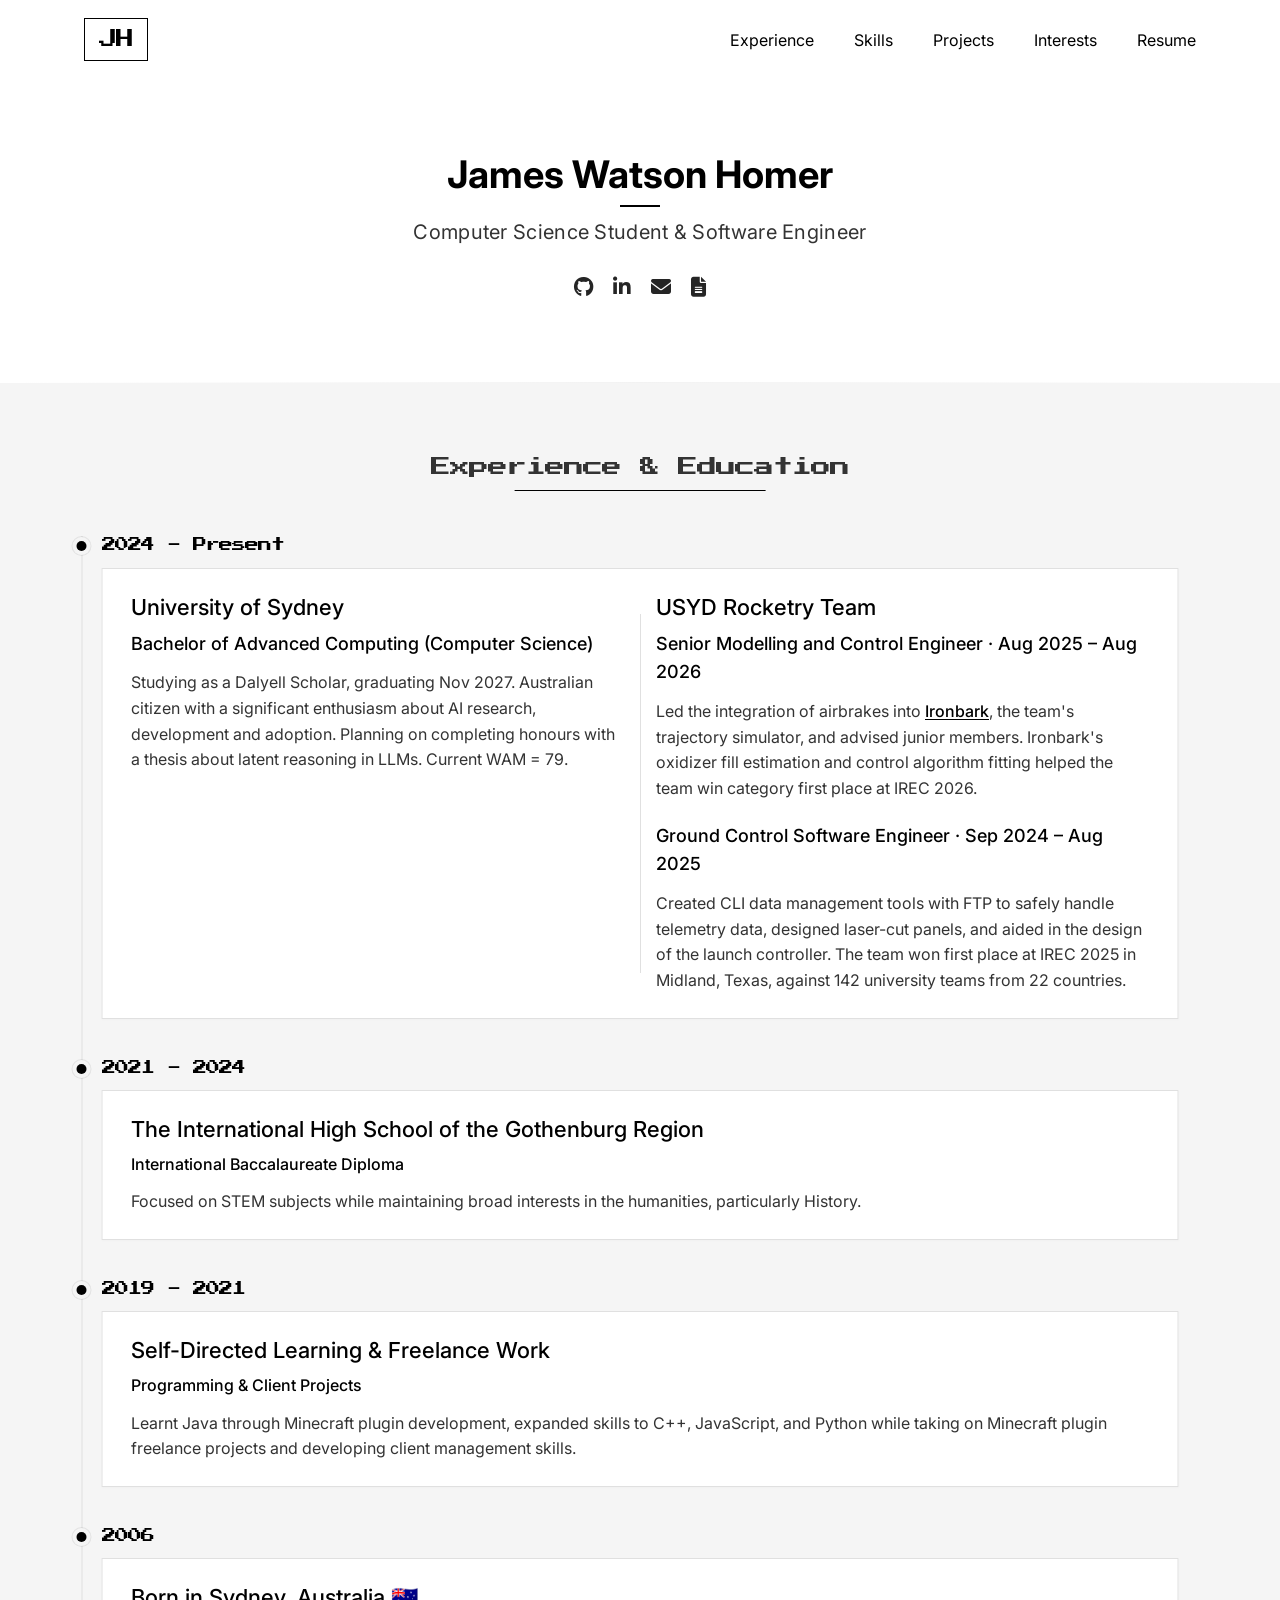
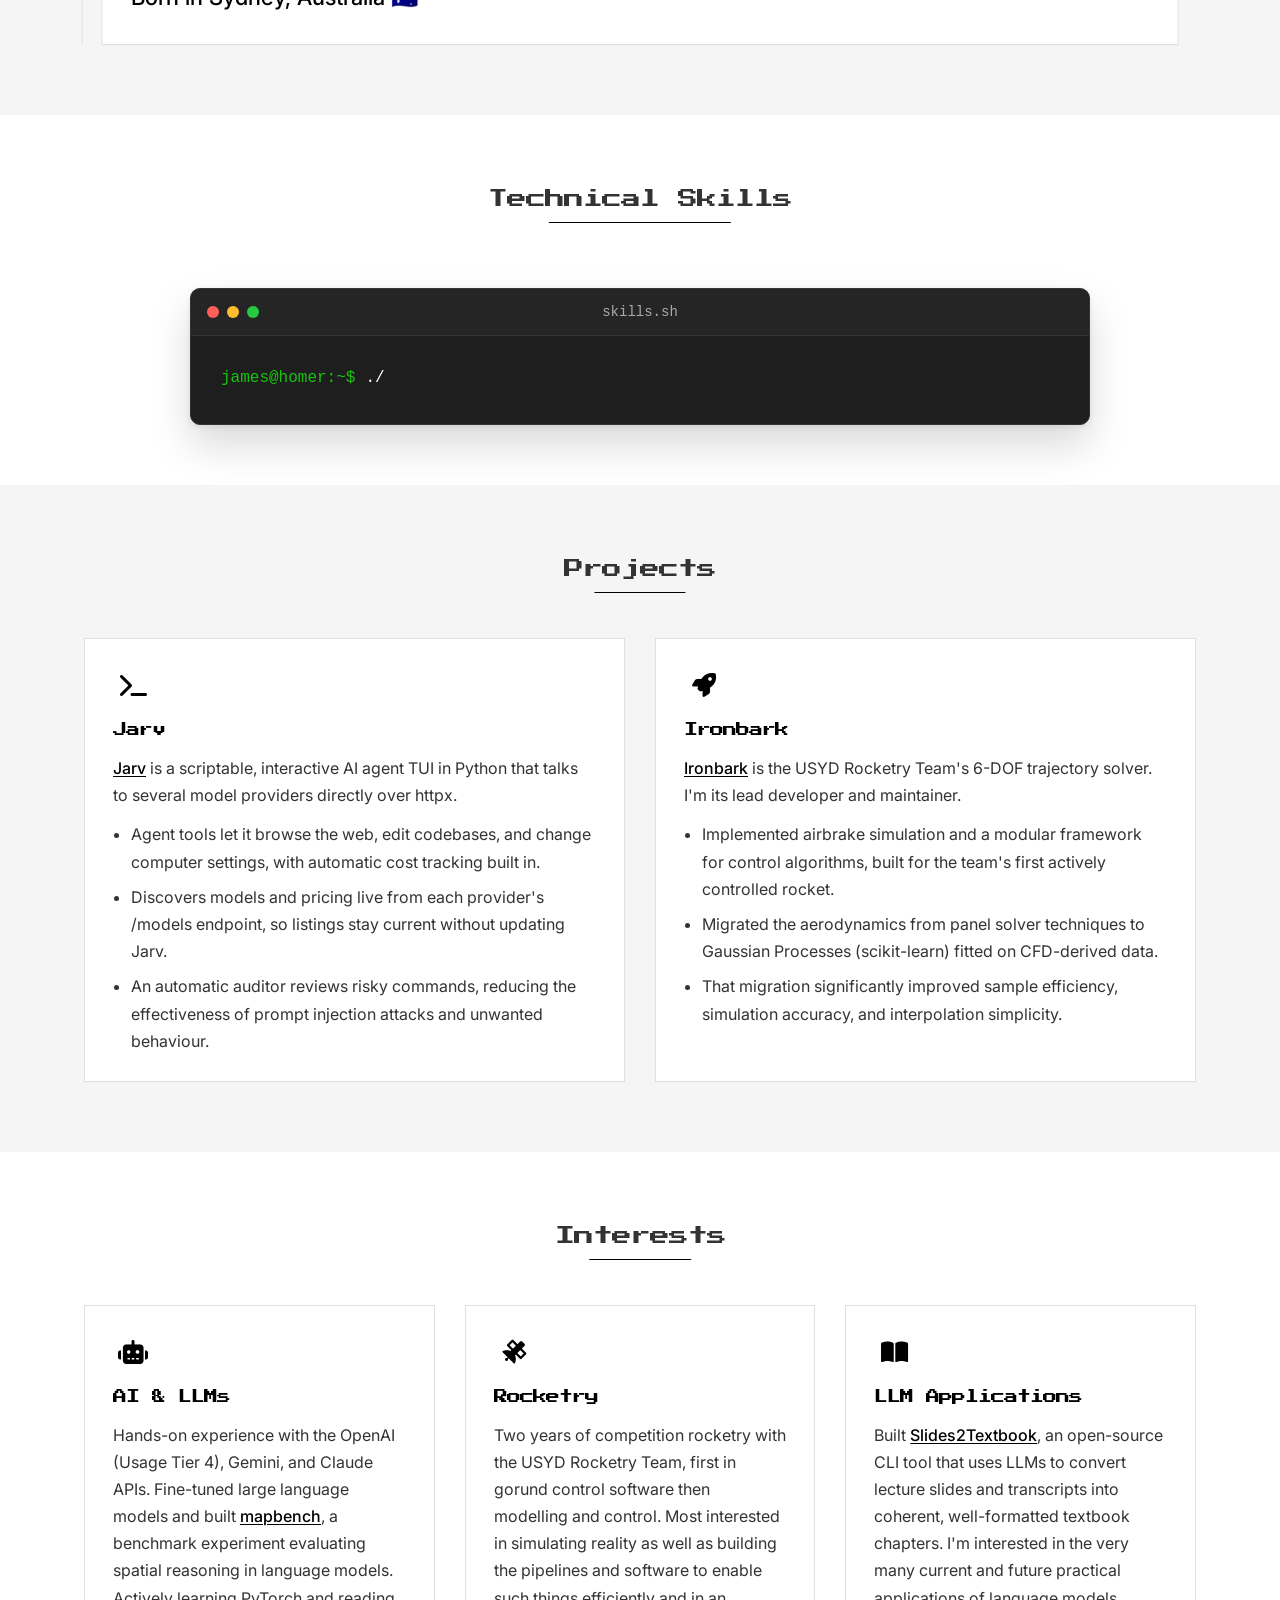
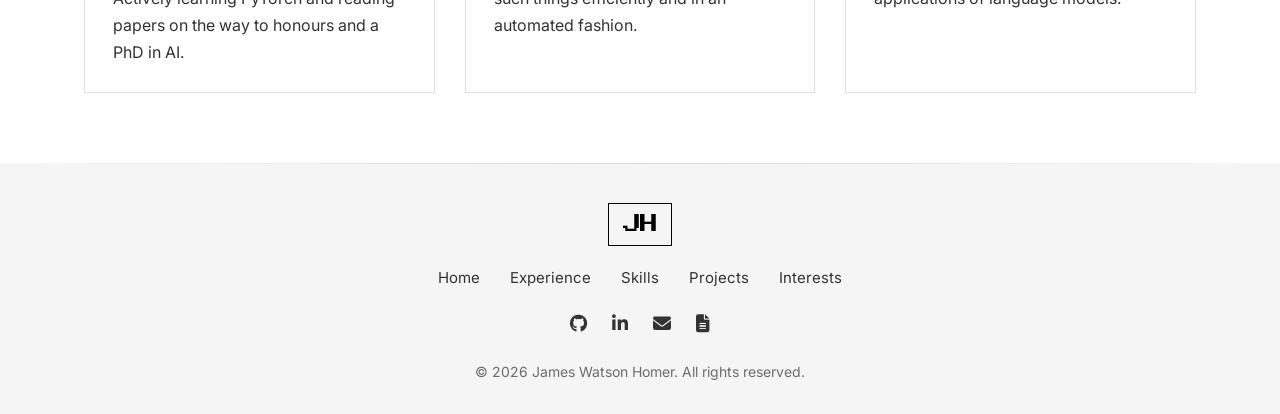
<file: index.html>
<!DOCTYPE html>
<html lang="en">
<head>
    <meta charset="UTF-8">
    <meta name="viewport" content="width=device-width, initial-scale=1.0">
    <meta name="description" content="James Watson Homer — Computer Science student at the University of Sydney and former Senior Modelling and Control Engineer with the USYD Rocketry Team. Aiming for honours and a PhD in AI. Building with Python, PyTorch, and scikit-learn.">
    <meta name="keywords" content="James Watson Homer, Software Engineer, AI, AI Research, LLMs, Rocketry, Python, PyTorch, scikit-learn, Gaussian Processes, Jarv, Ironbark, Computer Science, University of Sydney, Trajectory Simulation, Machine Learning">
    <link rel="stylesheet" href="assets/css/styles.css">
    <link rel="stylesheet" href="assets/css/terminal.css">
    <link rel="stylesheet" href="https://cdnjs.cloudflare.com/ajax/libs/font-awesome/6.4.0/css/all.min.css" integrity="sha512-iecdLmaskl7CVkqkXNQ/ZH/XLlvWZOJyj7Yy7tcenmpD1ypASozpmT/E0iPtmFIB46ZmdtAc9eNBvH0H/ZpiBw==" crossorigin="anonymous" referrerpolicy="no-referrer">
    <link href="https://fonts.googleapis.com/css2?family=Inter:wght@300;400;500;600;700&family=Press+Start+2P&display=swap" rel="stylesheet">
    <title>James Homer | Computer Science Student & Software Engineer</title>
    <link rel="icon" type="image/x-icon" href="favicon.ico">
</head>
<body>
    <nav class="navbar">
        <div class="container">
            <a href="#home" class="logo pixel-font">JH</a>
            <ul class="nav-links">
                <li><a href="#experience">Experience</a></li>
                <li><a href="#skills">Skills</a></li>
                <li><a href="#projects">Projects</a></li>
                <li><a href="#interests">Interests</a></li>
                <li><a href="assets/resume.pdf" target="_blank" rel="noopener noreferrer">Resume</a></li>
            </ul>
            <button class="menu-toggle" aria-label="Toggle navigation" aria-expanded="false">
                <span></span>
                <span></span>
                <span></span>
            </button>
        </div>
    </nav>

    <main>
    <section class="hero" id="home">
        <div class="container">
            <div class="hero-content">
                <h1 class="name-title">James Watson Homer</h1>
                <h2 class="role-title">Computer Science Student & Software Engineer</h2>
                <!-- <p class="tagline">Former Senior Modelling and Control Engineer with the USYD Rocketry Team.</p> -->

                <div class="social-links">
                    <a href="https://github.com/JamesWHomer" target="_blank" rel="noopener noreferrer" aria-label="GitHub"><i class="fa-brands fa-github"></i></a>
                    <a href="https://www.linkedin.com/in/jameswatsonhomer/" target="_blank" rel="noopener noreferrer" aria-label="LinkedIn"><i class="fa-brands fa-linkedin-in"></i></a>
                    <a href="mailto:jameswatsonhomer@gmail.com" aria-label="Email"><i class="fa-solid fa-envelope"></i></a>
                    <a href="assets/resume.pdf" target="_blank" rel="noopener noreferrer" aria-label="Resume (PDF)"><i class="fa-solid fa-file-lines"></i></a>
                </div>
            </div>
        </div>
    </section>

    <section id="experience" class="experience">
        <div class="container">
            <h2 class="section-title pixel-font">Experience & Education</h2>
            <div class="timeline">
                <div class="timeline-item fade-in">
                    <div class="timeline-dot"></div>
                    <div class="timeline-date pixel-font">2024 - Present</div>
                    <div class="timeline-content split-content">
                        <div class="timeline-split-item">
                            <h3>University of Sydney</h3>
                            <p class="timeline-position">Bachelor of Advanced Computing (Computer Science)</p>
                            <p>Studying as a Dalyell Scholar, graduating Nov 2027. Australian citizen with a significant enthusiasm about AI research, development and adoption. Planning on completing honours with a thesis about latent reasoning in LLMs. Current WAM = 79.</p>
                        </div>
                        <div class="timeline-split-item">
                            <h3>USYD Rocketry Team</h3>
                            <p class="timeline-position">Senior Modelling and Control Engineer · Aug 2025 – Aug 2026</p>
                            <p>Led the integration of airbrakes into <a href="https://rocketry-eng.sydney.edu.au/ironbark/" target="_blank" rel="noopener noreferrer">Ironbark</a>, the team's trajectory simulator, and advised junior members. Ironbark's oxidizer fill estimation and control algorithm fitting helped the team win category first place at IREC 2026.</p>
                            <p class="timeline-position">Ground Control Software Engineer · Sep 2024 – Aug 2025</p>
                            <p>Created CLI data management tools with FTP to safely handle telemetry data, designed laser-cut panels, and aided in the design of the launch controller. The team won first place at IREC 2025 in Midland, Texas, against 142 university teams from 22 countries.</p>
                        </div>
                    </div>
                </div>

                <div class="timeline-item fade-in">
                    <div class="timeline-dot"></div>
                    <div class="timeline-date pixel-font">2021 - 2024</div>
                    <div class="timeline-content">
                        <h3>The International High School of the Gothenburg Region</h3>
                        <p class="timeline-position">International Baccalaureate Diploma</p>
                        <p>Focused on STEM subjects while maintaining broad interests in the humanities, particularly History.</p>
                    </div>
                </div>

                <div class="timeline-item fade-in">
                    <div class="timeline-dot"></div>
                    <div class="timeline-date pixel-font">2019 - 2021</div>
                    <div class="timeline-content">
                        <h3>Self-Directed Learning & Freelance Work</h3>
                        <p class="timeline-position">Programming & Client Projects</p>
                        <p>Learnt Java through Minecraft plugin development, expanded skills to C++, JavaScript, and Python while taking on Minecraft plugin freelance projects and developing client management skills.</p>
                    </div>
                </div>

                <div class="timeline-item fade-in">
                    <div class="timeline-dot"></div>
                    <div class="timeline-date pixel-font">2006</div>
                    <div class="timeline-content">
                        <h3>Born in Sydney, Australia 🇦🇺</h3>
                    </div>
                </div>
            </div>
        </div>
    </section>

    <section id="skills" class="skills">
        <div class="container">
            <h2 class="section-title pixel-font">Technical Skills</h2>
            
            <div class="terminal fade-in">
                <div class="terminal-header">
                    <div class="terminal-controls">
                        <span class="control"></span>
                        <span class="control"></span>
                        <span class="control"></span>
                    </div>
                    <div class="terminal-title">skills.sh</div>
                </div>
                
                <div class="terminal-body intro-playing">
                    <div id="intro-command" class="command-line" style="display:none">
                        <span class="prompt">james@homer:~$</span> 
                        <span class="command"></span>
                    </div>
                    
                    <div id="intro-output" class="output-analysis" style="display:none">
                        <div class="tech-stack-line">
                            <div class="tech-stack-label">Languages:</div>
                            <div class="tech-stack-items">
                                <span class="tech-item system">Python</span>
                                <span class="tech-item system">Java</span>
                                <span class="tech-item system">C</span>
                                <span class="tech-item system">R</span>
                                <span class="tech-item system">SQL</span>
                                <span class="tech-item system">Bash</span>
                            </div>
                        </div>
                        <div class="tech-stack-line">
                            <div class="tech-stack-label">Frameworks & Tools:</div>
                            <div class="tech-stack-items">
                                <span class="tech-item data">PyTorch</span>
                                <span class="tech-item data">scikit-learn</span>
                                <span class="tech-item data">NumPy</span>
                                <span class="tech-item data">Docker</span>
                                <span class="tech-item data">Git</span>
                                <span class="tech-item data">CI/CD</span>
                                <span class="tech-item data">Agile/Scrum</span>
                            </div>
                        </div>
                    </div>
                    
                    <div id="command-history"></div>
                    
                    <div class="interactive-line">
                        <span class="prompt">james@homer:~$</span>
                        <label for="terminal-input" class="sr-only">Terminal input</label>
                        <input type="text" id="terminal-input" class="interactive-input" spellcheck="false" autocomplete="off">
                        <span class="blink"></span>
                    </div>
                    
                    <div class="terminal-commands">
                        Try commands: help, about, ls, cd [section]
                    </div>
                </div>
            </div>
        </div>
    </section>

    <section id="projects" class="projects">
        <div class="container">
            <h2 class="section-title pixel-font">Projects</h2>
            <div class="projects-container">
                <div class="interest-card project-card fade-in">
                    <div class="interest-icon">
                        <i class="fas fa-terminal"></i>
                    </div>
                    <h3 class="pixel-font">Jarv</h3>
                    <p><a href="https://github.com/JamesWHomer/jarv" target="_blank" rel="noopener noreferrer">Jarv</a> is a scriptable, interactive AI agent TUI in Python that talks to several model providers directly over httpx.</p>
                    <ul>
                        <li>Agent tools let it browse the web, edit codebases, and change computer settings, with automatic cost tracking built in.</li>
                        <li>Discovers models and pricing live from each provider's /models endpoint, so listings stay current without updating Jarv.</li>
                        <li>An automatic auditor reviews risky commands, reducing the effectiveness of prompt injection attacks and unwanted behaviour.</li>
                    </ul>
                </div>

                <div class="interest-card project-card fade-in">
                    <div class="interest-icon">
                        <i class="fas fa-rocket"></i>
                    </div>
                    <h3 class="pixel-font">Ironbark</h3>
                    <p><a href="https://rocketry-eng.sydney.edu.au/ironbark/" target="_blank" rel="noopener noreferrer">Ironbark</a> is the USYD Rocketry Team's 6-DOF trajectory solver. I'm its lead developer and maintainer.</p>
                    <ul>
                        <li>Implemented airbrake simulation and a modular framework for control algorithms, built for the team's first actively controlled rocket.</li>
                        <li>Migrated the aerodynamics from panel solver techniques to Gaussian Processes (scikit-learn) fitted on CFD-derived data.</li>
                        <li>That migration significantly improved sample efficiency, simulation accuracy, and interpolation simplicity.</li>
                    </ul>
                </div>
            </div>
        </div>
    </section>

    <section id="interests" class="interests">
        <div class="container">
            <h2 class="section-title pixel-font">Interests</h2>
            <div class="interests-container">
                <div class="interest-card fade-in">
                    <div class="interest-icon">
                        <i class="fas fa-robot"></i>
                    </div>
                    <h3 class="pixel-font">AI & LLMs</h3>
                    <p>Hands-on experience with the OpenAI (Usage Tier 4), Gemini, and Claude APIs. Fine-tuned large language models and built <a href="https://github.com/JamesWHomer/mapbench" target="_blank" rel="noopener noreferrer">mapbench</a>, a benchmark experiment evaluating spatial reasoning in language models. Actively learning PyTorch and reading papers on the way to honours and a PhD in AI.</p>
                </div>
                
                <div class="interest-card fade-in">
                    <div class="interest-icon">
                        <i class="fas fa-satellite"></i>
                    </div>
                    <h3 class="pixel-font">Rocketry</h3>
                    <p>Two years of competition rocketry with the USYD Rocketry Team, first in gorund control software then modelling and control. Most interested in simulating reality as well as building the pipelines and software to enable such things efficiently and in an automated fashion.</p>
                </div>
                
                <div class="interest-card fade-in">
                    <div class="interest-icon">
                        <i class="fas fa-book-open"></i>
                    </div>
                    <h3 class="pixel-font">LLM Applications</h3>
                    <p>Built <a href="https://github.com/JamesWHomer/Slides2Textbook" target="_blank" rel="noopener noreferrer">Slides2Textbook</a>, an open-source CLI tool that uses LLMs to convert lecture slides and transcripts into coherent, well-formatted textbook chapters. I'm interested in the very many current and future practical applications of language models.</p>
                </div>
            </div>
        </div>
    </section>
    </main>

    <footer class="footer">
        <div class="container">
            <div class="footer-content">
                <div class="footer-logo">
                    <a href="#home" class="logo pixel-font">JH</a>
                </div>
                <div class="footer-links">
                    <a href="#home">Home</a>
                    <a href="#experience">Experience</a>
                    <a href="#skills">Skills</a>
                    <a href="#projects">Projects</a>
                    <a href="#interests">Interests</a>
                </div>
                <div class="footer-social">
                    <a href="https://github.com/JamesWHomer" target="_blank" rel="noopener noreferrer" aria-label="GitHub"><i class="fa-brands fa-github"></i></a>
                    <a href="https://www.linkedin.com/in/jameswatsonhomer/" target="_blank" rel="noopener noreferrer" aria-label="LinkedIn"><i class="fa-brands fa-linkedin-in"></i></a>
                    <a href="mailto:jameswatsonhomer@gmail.com" aria-label="Email"><i class="fa-solid fa-envelope"></i></a>
                    <a href="assets/resume.pdf" target="_blank" rel="noopener noreferrer" aria-label="Resume (PDF)"><i class="fa-solid fa-file-lines"></i></a>
                </div>
                <div class="footer-copyright">
                    <p>© <span id="copyright-year"></span> James Watson Homer. All rights reserved.</p>
                </div>
            </div>
        </div>
    </footer>

    <!-- JavaScript Files -->
    <script src="assets/js/main.js"></script>
    <script src="assets/js/terminal.js"></script>
</body>
</html>
</file>
<file: assets/css/styles.css>
/* Base Styles and Reset */
:root {
    --primary-color: #000000;
    --primary-light: #333333;
    --dark-color: #000000;
    --light-color: #ffffff;
    --text-color: #333333;
    --border-color: #e0e0e0;
    --card-bg: #ffffff;
    --section-bg: #f5f5f5;
    --timeline-line: #e0e0e0;
    --timeline-dot: #000000;
    --navbar-bg: rgba(255, 255, 255, 0.9);
}

* {
    margin: 0;
    padding: 0;
    box-sizing: border-box;
}

::selection {
    background-color: #111111;
    color: #ffffff;
}

:focus-visible {
    outline: 2px solid var(--primary-color);
    outline-offset: 3px;
    border-radius: 2px;
}

html {
    scroll-behavior: smooth;
    font-size: 16px;
}

body {
    font-family: 'Inter', -apple-system, BlinkMacSystemFont, sans-serif;
    color: var(--text-color);
    line-height: 1.6;
    background-color: var(--light-color);
    overflow-x: hidden;
    font-size: 1.1rem;
    scrollbar-width: thin;
    scrollbar-color: #cccccc #f5f5f5;
}

body::-webkit-scrollbar {
    width: 6px;
}

body::-webkit-scrollbar-track {
    background: #f5f5f5;
}

body::-webkit-scrollbar-thumb {
    background-color: #cccccc;
    border-radius: 3px;
}

.container {
    width: 90%;
    max-width: 1200px;
    margin: 0 auto;
    padding: 0 20px;
}

a {
    text-decoration: none;
    color: var(--primary-color);
    transition: all 0.3s ease;
}

a:hover {
    color: var(--primary-light);
}

h1, h2, h3, h4 {
    font-family: 'Inter', sans-serif;
    font-weight: 500;
    line-height: 1.3;
}

.pixel-font {
    font-family: 'Press Start 2P', cursive;
    font-size: 14px;
    letter-spacing: -1px;
    line-height: 1.4;
}

img {
    max-width: 100%;
}

.sr-only {
    position: absolute;
    width: 1px;
    height: 1px;
    padding: 0;
    margin: -1px;
    overflow: hidden;
    clip: rect(0, 0, 0, 0);
    white-space: nowrap;
    border: 0;
}

/* Navbar */
.navbar {
    position: fixed;
    top: 0;
    left: 0;
    right: 0;
    background-color: var(--navbar-bg);
    backdrop-filter: blur(10px);
    z-index: 1000;
    padding: 18px 0;
    transition: box-shadow 0.3s ease, border-color 0.3s ease;
    border-bottom: 1px solid transparent;
}

.navbar.scrolled {
    border-bottom-color: rgba(0, 0, 0, 0.06);
    box-shadow: 0 4px 20px rgba(0, 0, 0, 0.04);
}

.navbar .container {
    display: flex;
    justify-content: space-between;
    align-items: center;
}

.logo {
    display: inline-block;
    font-size: 18px;
    color: var(--primary-color);
    padding: 8px 14px;
    border: 1px solid var(--primary-color);
    transition: transform 0.3s ease, background-color 0.3s ease, color 0.3s ease;
    text-decoration: none;
}

.logo:hover {
    transform: translateY(-3px);
    background-color: var(--primary-color);
    color: var(--light-color);
}

.nav-links {
    display: flex;
    list-style: none;
}

.nav-links li {
    margin-left: 40px;
}

.nav-links a {
    font-family: 'Inter', sans-serif;
    font-weight: 400;
    font-size: 16px;
    color: var(--dark-color);
    position: relative;
}

.nav-links a:after {
    content: '';
    position: absolute;
    width: 0;
    height: 1px;
    bottom: -5px;
    left: 0;
    background-color: var(--primary-color);
    transition: width 0.3s;
}

.nav-links a:hover:after, .nav-links a.active:after {
    width: 100%;
}

/* Mobile Menu Toggle */
.menu-toggle {
    display: none;
    background: none;
    border: none;
    cursor: pointer;
    padding: 8px;
    z-index: 1001;
}

.menu-toggle span {
    display: block;
    width: 22px;
    height: 2px;
    background-color: var(--primary-color);
    transition: transform 0.3s ease, opacity 0.3s ease;
}

.menu-toggle span + span {
    margin-top: 5px;
}

.menu-toggle.active span:nth-child(1) {
    transform: translateY(7px) rotate(45deg);
}

.menu-toggle.active span:nth-child(2) {
    opacity: 0;
}

.menu-toggle.active span:nth-child(3) {
    transform: translateY(-7px) rotate(-45deg);
}

/* Hero Section - Centered Design */
.hero {
    padding: 150px 0 80px;
    background-color: var(--light-color);
    display: flex;
    align-items: center;
    position: relative;
    text-align: center;
}

.hero::after {
    content: '';
    position: absolute;
    bottom: 0;
    left: 0;
    width: 100%;
    height: 1px;
    background: linear-gradient(to right, transparent, rgba(0,0,0,0.05), transparent);
}

.hero-content {
    max-width: 800px;
    margin: 0 auto;
}

.name-title {
    font-size: 38px;
    font-weight: 700;
    color: var(--dark-color);
    margin-bottom: 12px;
    position: relative;
    padding-bottom: 8px;
    display: inline-block;
}

.name-title::after {
    content: '';
    position: absolute;
    width: 40px;
    height: 2px;
    background-color: var(--dark-color);
    left: 50%;
    transform: translateX(-50%);
    bottom: 0;
}

.role-title {
    font-size: 20px;
    font-weight: 400;
    color: var(--text-color);
    margin-bottom: 26px;
    letter-spacing: 0.3px;
}

.tagline {
    font-size: 18px;
    font-style: italic;
    color: var(--text-color);
    margin-bottom: 30px;
    max-width: 550px;
    line-height: 1.6;
    opacity: 0.85;
    margin-left: auto;
    margin-right: auto;
}

.social-links {
    display: flex;
    gap: 20px;
    justify-content: center;
}

.social-links a {
    color: var(--dark-color);
    font-size: 20px;
    transition: color 0.2s ease, transform 0.2s ease, opacity 0.2s ease;
    opacity: 0.85;
}

.social-links a:hover {
    color: var(--primary-color);
    transform: translateY(-3px);
    opacity: 1;
}

/* Fade-in Animation */
.fade-in {
    opacity: 0;
    transform: translateY(20px);
    transition: opacity 0.6s ease-out, transform 0.6s ease-out;
}

.fade-in.visible {
    opacity: 1;
    transform: translateY(0);
}

/* Section Styles */
section, .hero {
    scroll-margin-top: 80px;
}

section {
    padding: 70px 0;
    --current-bg: var(--light-color);
}

section:nth-child(even) {
    background-color: var(--section-bg);
    --current-bg: var(--section-bg);
}

.section-title {
    text-align: center;
    font-size: 20px;
    margin-bottom: 45px;
    position: relative;
    display: inline-block;
    left: 50%;
    transform: translateX(-50%);
    padding-bottom: 10px;
}

.section-title:after {
    content: '';
    position: absolute;
    width: 60%;
    height: 1px;
    background-color: var(--primary-color);
    bottom: 0;
    left: 50%;
    transform: translateX(-50%);
}

/* Experience Section */
.timeline {
    --line-offset: 15px;
    --content-gap: 20px;
    position: relative;
    padding-left: calc(var(--line-offset) + var(--content-gap));
    transform: translateX(calc(-0.5 * (var(--line-offset) + var(--content-gap))));
}

.timeline:before {
    content: '';
    position: absolute;
    left: var(--line-offset);
    top: 0;
    height: 100%;
    width: 1px;
    background-color: var(--timeline-line);
}

.timeline-item {
    position: relative;
    margin-bottom: 40px;
}

.timeline-item:last-child {
    margin-bottom: 0;
}

.timeline-dot {
    position: absolute;
    left: calc(-1 * var(--content-gap));
    top: 5px;
    width: 10px;
    height: 10px;
    border-radius: 50%;
    background-color: var(--timeline-dot);
    transform: translateX(-50%);
    box-shadow: 0 0 0 4px var(--current-bg, var(--light-color)), 0 0 0 5px rgba(0, 0, 0, 0.08);
}

.timeline-date {
    font-size: 14px;
    color: var(--primary-color);
    margin-bottom: 12px;
}

.timeline-content {
    background-color: var(--card-bg);
    padding: 24px 28px;
    border-radius: 0;
    border: 1px solid var(--border-color);
    box-shadow: 0 1px 2px rgba(0, 0, 0, 0.02);
    transition: transform 0.3s ease, box-shadow 0.3s ease, border-color 0.3s ease;
}

.timeline-content:hover {
    transform: translateY(-2px);
    box-shadow: 0 8px 24px rgba(0, 0, 0, 0.06);
    border-color: #d0d0d0;
}

.timeline-content h3 {
    font-size: 22px;
    margin-bottom: 8px;
    color: var(--dark-color);
}

.timeline-position {
    font-family: 'Inter', sans-serif;
    font-size: 18px;
    font-weight: 500;
    color: var(--primary-color);
    margin-bottom: 12px;
}

.timeline-content p {
    font-size: 16px;
}

.timeline-content a,
.timeline-split-item a {
    text-decoration: underline;
    text-underline-offset: 2px;
    font-weight: 500;
}

.timeline-content a:hover,
.timeline-split-item a:hover {
    opacity: 0.7;
}

/* Technical Skills Section - Refined Terminal */
.skills {
    padding-bottom: 60px;
}

@media (max-width: 768px) {
    .analysis-line {
        flex-direction: column;
        margin-bottom: 16px;
    }
    
    .skill-level {
        margin-bottom: 4px;
    }
}

@media (max-width: 480px) {
    .hero {
        padding: 115px 0 45px;
    }
}

/* Interests Section */
.interests-container {
    display: grid;
    grid-template-columns: repeat(3, 1fr);
    gap: 30px;
}

.interest-card {
    background-color: var(--card-bg);
    padding: 26px 28px;
    border-radius: 0;
    border: 1px solid var(--border-color);
    box-shadow: 0 1px 2px rgba(0, 0, 0, 0.02);
    transition: transform 0.3s ease, box-shadow 0.3s ease, border-color 0.3s ease;
}

.interest-card:hover {
    transform: translateY(-5px);
    box-shadow: 0 12px 28px rgba(0, 0, 0, 0.08);
    border-color: #d0d0d0;
}

.interest-icon {
    transition: transform 0.4s ease;
}

.interest-card:hover .interest-icon {
    transform: translateY(-2px) scale(1.05);
}

.interest-icon {
    width: 40px;
    height: 40px;
    display: flex;
    align-items: center;
    justify-content: center;
    margin-bottom: 16px;
    color: var(--primary-color);
}

.interest-icon i {
    font-size: 24px;
}

.interest-card h3 {
    font-family: 'Press Start 2P', cursive;
    font-size: 14px;
    margin-bottom: 14px;
    color: var(--dark-color);
}

.interest-card p {
    font-family: 'Inter', sans-serif;
    color: var(--text-color);
    line-height: 1.7;
    font-size: 16px;
}

.interest-card a {
    text-decoration: underline;
    text-underline-offset: 2px;
    font-weight: 500;
}

.interest-card a:hover {
    opacity: 0.7;
}

/* Projects Section - reuses .interest-card styling */
.projects-container {
    display: grid;
    grid-template-columns: repeat(2, 1fr);
    gap: 30px;
}

.project-card ul {
    padding-left: 18px;
    margin-top: 12px;
}

.project-card li {
    font-family: 'Inter', sans-serif;
    color: var(--text-color);
    font-size: 16px;
    line-height: 1.7;
    margin-bottom: 8px;
}

.project-card li:last-child {
    margin-bottom: 0;
}

/* Footer - Modern Redesign */
.footer {
    background-color: var(--section-bg);
    padding: 40px 0 30px;
    position: relative;
}

.footer::before {
    content: '';
    position: absolute;
    top: 0;
    left: 0;
    width: 100%;
    height: 1px;
    background: linear-gradient(to right, transparent, rgba(0,0,0,0.1), transparent);
}

.footer-content {
    display: flex;
    flex-direction: column;
    align-items: center;
    text-align: center;
}

.footer-logo {
    margin-bottom: 20px;
}

.logo-text {
    font-size: 18px;
    color: var(--primary-color);
    padding: 8px 14px;
    border: 1px solid var(--primary-color);
}

.footer-links {
    display: flex;
    gap: 30px;
    margin-bottom: 20px;
}

.footer-links a {
    color: var(--text-color);
    font-size: 15px;
    transition: color 0.2s ease;
    position: relative;
}

.footer-links a:hover {
    color: var(--primary-color);
}

.footer-links a::after {
    content: '';
    position: absolute;
    width: 0;
    height: 1px;
    bottom: -4px;
    left: 0;
    background-color: var(--primary-color);
    transition: width 0.3s;
}

.footer-links a:hover::after {
    width: 100%;
}

.footer-social {
    display: flex;
    gap: 25px;
    margin-bottom: 22px;
}

.footer-social a {
    color: var(--text-color);
    font-size: 18px;
    transition: all 0.3s ease;
}

.footer-social a:hover {
    color: var(--primary-color);
    transform: translateY(-3px);
}

.footer-copyright {
    color: var(--text-color);
    opacity: 0.7;
    font-size: 14px;
}

@media (max-width: 768px) {
    .footer {
        padding: 35px 0 25px;
    }
    
    .footer-links {
        flex-wrap: wrap;
        justify-content: center;
        gap: 20px 30px;
    }
}

@media (max-width: 480px) {
    .footer-links {
        gap: 15px 25px;
    }
    
    .footer-social {
        gap: 20px;
    }
}

/* Media Queries */
@media (max-width: 992px) {
    .hero-content {
        flex-direction: column;
        text-align: center;
        gap: 50px;
    }
    
    .tagline {
        border-left: none;
        padding-left: 0;
    }
    
    .social-links {
        justify-content: center;
    }
    
    .skills-grid {
        grid-template-columns: 1fr;
    }
    
    .interests-container {
        grid-template-columns: repeat(3, 1fr);
    }
}

@media (max-width: 768px) {
    .navbar {
        padding: 15px 0;
    }

    .menu-toggle {
        display: block;
    }

    .nav-links {
        display: none;
        position: absolute;
        top: 100%;
        left: 0;
        right: 0;
        flex-direction: column;
        background-color: var(--navbar-bg);
        backdrop-filter: blur(10px);
        padding: 20px 0;
        border-top: 1px solid var(--border-color);
        box-shadow: 0 4px 12px rgba(0, 0, 0, 0.05);
    }

    .nav-links.active {
        display: flex;
    }

    .nav-links li {
        margin: 0;
        text-align: center;
    }

    .nav-links a {
        display: block;
        padding: 12px 20px;
    }

    .nav-links a:after {
        display: none;
    }
    
    .hero {
        padding: 130px 0 65px;
    }
    
    .name-title {
        font-size: 32px;
    }
    
    .role-title {
        font-size: 18px;
    }
    
    .tagline {
        font-size: 16px;
    }
    
    section {
        padding: 55px 0;
    }
    
    .timeline {
        --line-offset: 12px;
        --content-gap: 16px;
    }
    
    .timeline-content {
        padding: 20px 22px;
    }

    .interests-container,
    .projects-container {
        grid-template-columns: 1fr;
    }
}

@media (max-width: 480px) {
    .name-title {
        font-size: 30px;
    }
    
    .role-title {
        font-size: 18px;
    }
    
    .section-title {
        font-size: 18px;
        margin-bottom: 35px;
    }
    
    .timeline-date {
        font-size: 12px;
    }
    
    .timeline-content h3 {
        font-size: 18px;
    }
    
    footer .container {
        flex-direction: column;
    }
}

/* Split timeline content for side-by-side entries */
.split-content {
    display: flex;
    gap: 32px;
    position: relative;
}

.split-content::after {
    content: '';
    position: absolute;
    width: 1px;
    height: 80%;
    background-color: var(--border-color);
    left: 50%;
    top: 10%;
    transform: translateX(-50%);
}

.timeline-split-item {
    flex: 1;
    min-width: 0; /* Ensures proper flexbox behavior */
}

/* Match exact styles from the regular timeline items */
.timeline-split-item h3 {
    font-size: 22px;
    margin-bottom: 8px;
    color: var(--dark-color);
    font-weight: 500;
}

.timeline-split-item .timeline-position {
    font-family: 'Inter', sans-serif;
    font-size: 18px;
    font-weight: 500;
    color: var(--primary-color);
    margin-bottom: 12px;
}

.timeline-split-item p:not(.timeline-position) {
    font-size: 16px;
}

/* Second and subsequent roles stacked in one split column */
.timeline-split-item p + .timeline-position {
    margin-top: 20px;
}

/* Make the split layout responsive */
@media (max-width: 768px) {
    .split-content {
        flex-direction: column;
        gap: 30px;
    }
    
    .split-content::after {
        display: none;
    }

    .timeline-split-item:first-child {
        position: relative;
        margin-bottom: 10px;
        padding-bottom: 20px;
    }

    .timeline-split-item:first-child::after {
        content: '';
        position: absolute;
        bottom: -5px;
        left: 10%;
        width: 80%;
        height: 1px;
        background-color: var(--border-color);
    }
}

@media (max-width: 480px) {
    .timeline-split-item h3 {
        font-size: 18px;
    }
}

@media (prefers-reduced-motion: reduce) {
    html {
        scroll-behavior: auto;
    }

    *,
    *::before,
    *::after {
        animation-duration: 0.01ms !important;
        animation-iteration-count: 1 !important;
        scroll-behavior: auto !important;
        transition-duration: 0.01ms !important;
    }

    .fade-in,
    .fade-in.visible,
    .logo:hover,
    .social-links a:hover,
    .timeline-content:hover,
    .interest-card:hover,
    .interest-card:hover .interest-icon,
    .footer-social a:hover {
        transform: none;
    }
}
</file>
<file: assets/css/terminal.css>
/* Terminal Styles */
.terminal {
    background-color: #1E1E1E;
    border-radius: 10px;
    overflow: hidden;
    box-shadow: 0 20px 40px rgba(0, 0, 0, 0.15), 0 2px 6px rgba(0, 0, 0, 0.08);
    font-family: 'JetBrains Mono', 'Fira Code', 'Courier New', monospace;
    margin: 20px auto 0;
    max-width: 900px;
    border: 1px solid #333333;
    transition: box-shadow 0.4s ease, transform 0.4s ease;
}

.terminal:hover {
    box-shadow: 0 24px 48px rgba(0, 0, 0, 0.2), 0 4px 8px rgba(0, 0, 0, 0.1);
    transform: translateY(-2px);
}

.terminal-header {
    background-color: #252525;
    padding: 12px 16px;
    display: flex;
    align-items: center;
    border-bottom: 1px solid #333333;
}

.terminal-header::after {
    content: '';
    display: flex;
    gap: 8px;
    margin-left: 18px;
    width: calc(3 * 12px + 2 * 8px);
}

.terminal-controls {
    display: flex;
    gap: 8px;
    margin-right: 18px;
}

.control {
    width: 12px;
    height: 12px;
    border-radius: 50%;
    transition: opacity 0.2s ease;
}

.control:nth-child(1) {
    background-color: #FF5F56;
}

.control:nth-child(2) {
    background-color: #FFBD2E;
}

.control:nth-child(3) {
    background-color: #27C93F;
}

.terminal:hover .control {
    opacity: 1;
}

.terminal-title {
    color: #AAAAAA;
    font-size: 14px;
    flex: 1;
    text-align: center;
    font-weight: 300;
}

.terminal-body {
    padding: 30px;
    color: #FFFFFF;
    font-size: 16px;
    line-height: 1.6;
    position: relative;
    cursor: text;
}

.terminal-body.intro-playing .interactive-line,
.terminal-body.intro-playing .terminal-commands {
    display: none;
}

.terminal-body.focused {
    outline: 1px solid rgba(255, 255, 255, 0.3);
}

.interactive-line {
    display: flex;
    position: relative;
    align-items: center;
    height: 24px;
    margin-bottom: 10px;
}

.prompt {
    color: #16C60C;
    margin-right: 10px;
    font-weight: 500;
    font-family: 'JetBrains Mono', 'Fira Code', 'Courier New', monospace;
}

.interactive-input {
    background: transparent;
    border: none;
    color: #FFFFFF;
    font-family: 'JetBrains Mono', 'Fira Code', 'Courier New', monospace;
    font-size: 16px;
    caret-color: transparent;
    flex: 1;
    padding: 0;
    line-height: 24px;
    height: 24px;
}

.interactive-input:focus {
    outline: none;
}

.terminal-commands {
    margin-top: 8px;
    color: #CCCCCC;
    font-size: 14px;
    font-style: italic;
}

.command-output {
    white-space: pre-wrap;
    color: #A5E075;
    margin-top: 8px;
    margin-bottom: 16px;
    font-size: 15px;
    line-height: 1.4;
}

.error-output {
    white-space: pre-wrap;
    color: #FF6B6B;
    margin-top: 8px;
    margin-bottom: 16px;
    font-size: 15px;
    line-height: 1.4;
}

.command-output a {
    color: #6CB6FF;
    text-decoration: underline;
    text-decoration-color: rgba(108, 182, 255, 0.4);
    text-underline-offset: 2px;
}

.command-output a:hover {
    color: #9DD0FF;
    text-decoration-color: rgba(108, 182, 255, 0.8);
}

.command-line {
    margin-bottom: 4px;
    display: flex;
    align-items: center;
    height: 24px;
}

.command {
    color: #FFFFFF;
}

.output-analysis {
    margin-bottom: 24px;
    padding-left: 15px;
    border-left: 1px solid #444444;
    line-height: 1.8;
}


.tech-stack-line {
    margin-bottom: 8px;
    font-size: 16px;
}

.tech-stack-label {
    color: #FFFFFF;
    font-weight: 500;
    margin-bottom: 8px;
    display: inline-block;
    min-width: 150px;
}

.tech-stack-items {
    display: flex;
    flex-wrap: wrap;
    gap: 8px;
    margin-bottom: 5px;
}

.tech-item {
    padding: 4px 10px;
    border-radius: 3px;
    font-size: 14px;
    transition: transform 0.2s ease, box-shadow 0.2s ease, background-color 0.2s ease;
    border: 1px solid rgba(255, 255, 255, 0.1);
}

.tech-item:hover {
    transform: translateY(-2px);
    box-shadow: 0 4px 10px rgba(0, 0, 0, 0.25);
}

.tech-item.system:hover {
    background-color: rgba(255, 107, 107, 0.18);
}

.tech-item.data:hover {
    background-color: rgba(70, 209, 190, 0.18);
}

.tech-item.web:hover {
    background-color: rgba(83, 82, 237, 0.18);
}

.tech-item.workflow:hover {
    background-color: rgba(254, 202, 87, 0.18);
}

.tech-item.system {
    background-color: rgba(255, 107, 107, 0.1);
    border-left: 3px solid #FF6B6B;
}

.tech-item.data {
    background-color: rgba(70, 209, 190, 0.1);
    border-left: 3px solid #46D1BE;
}

.tech-item.web {
    background-color: rgba(83, 82, 237, 0.1);
    border-left: 3px solid #5352ED;
}

.tech-item.workflow {
    background-color: rgba(254, 202, 87, 0.1);
    border-left: 3px solid #FECA57;
}

.blink {
    display: inline-block;
    width: 10px;
    height: 17px;
    background-color: #FFFFFF;
    animation: blink 1.2s step-end infinite;
    position: absolute;
    top: 3px;
    left: 0;
    z-index: 5;
}

@keyframes blink {
    0%, 100% {
        opacity: 1;
    }
    50% {
        opacity: 0;
    }
}

@media (max-width: 768px) {
    .terminal-body {
        padding: 20px;
    }
}

@media (max-width: 480px) {
    .terminal {
        margin-top: 30px;
    }
    
    .terminal-body {
        padding: 16px;
        font-size: 14px;
    }

    .interactive-input {
        font-size: 14px;
    }

    .command-output,
    .error-output {
        font-size: 14px;
    }

    .tech-stack-line {
        font-size: 14px;
    }
}

@media (prefers-reduced-motion: reduce) {
    .terminal:hover,
    .tech-item:hover {
        transform: none;
    }

    .blink {
        animation: none;
    }
}
</file>
